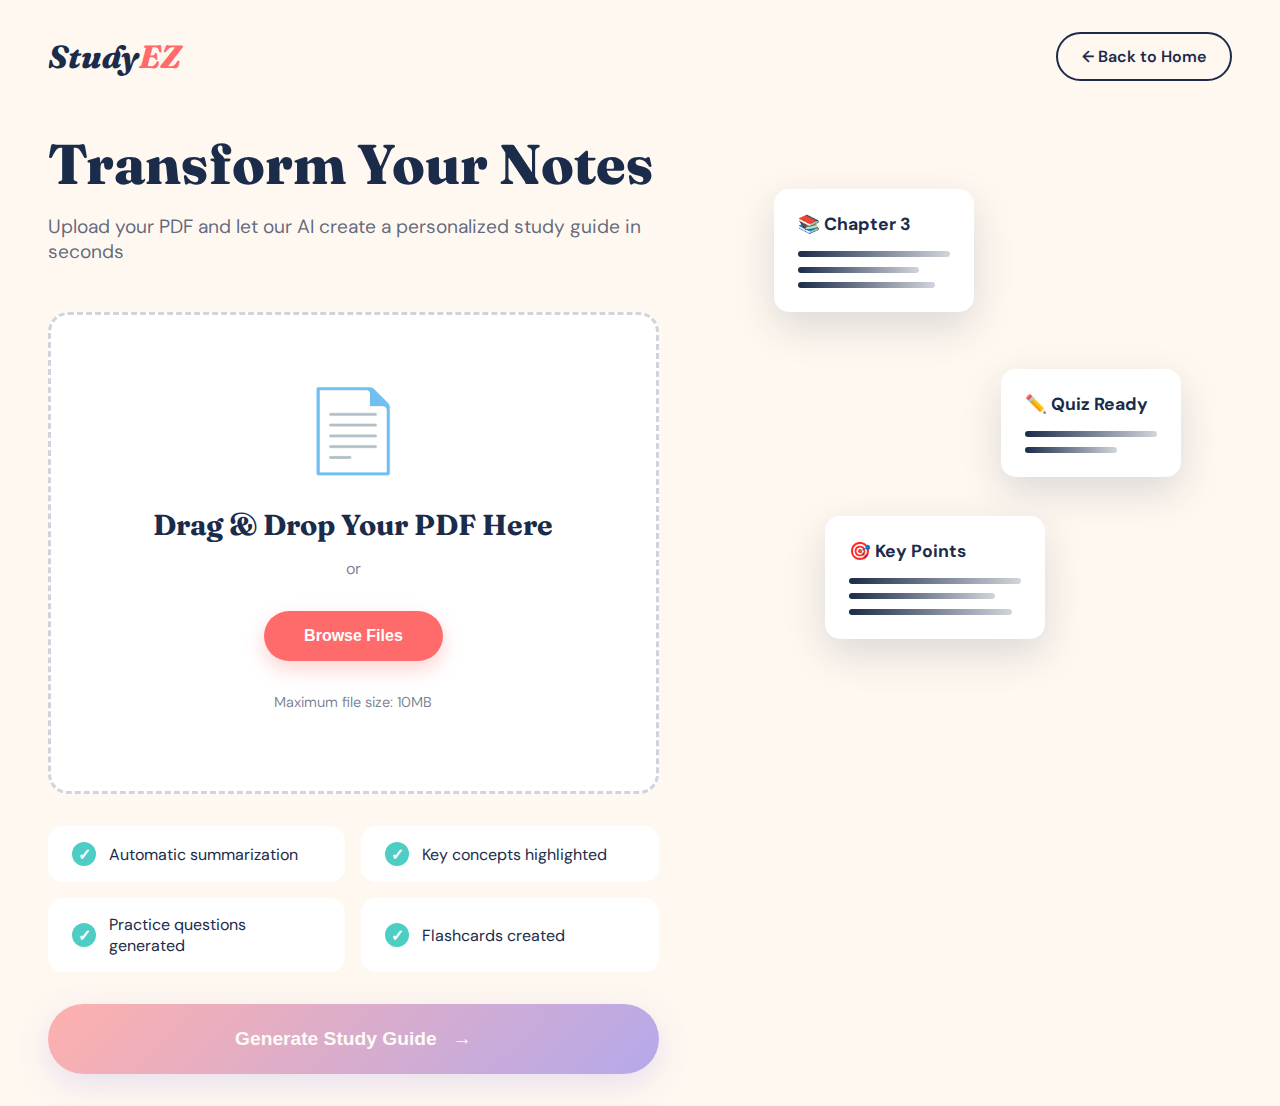
<file: pdf.html>
<!DOCTYPE html>
<html lang="en">
<head>
    <meta charset="UTF-8">
    <meta name="viewport" content="width=device-width, initial-scale=1.0">
    <title>Upload Your PDF - StudyEZ</title>
    <link rel="preconnect" href="https://fonts.googleapis.com">
    <link rel="preconnect" href="https://fonts.gstatic.com" crossorigin>
    <link href="https://fonts.googleapis.com/css2?family=Fraunces:ital,opsz,wght@0,9..144,300;0,9..144,600;0,9..144,800;1,9..144,300&family=DM+Sans:wght@400;500;700&display=swap" rel="stylesheet">
    <link rel="stylesheet" href="pdf.css">
</head>
<body>
    <div class="container">
        <div class="header">
            <div class="logo">Study<span>EZ</span></div>
            <a href="#" class="back-btn">← Back to Home</a>
        </div>

        <div class="upload-section">
            <div class="upload-content">
                <h1>Transform Your Notes</h1>
                <p class="subtitle">Upload your PDF and let our AI create a personalized study guide in seconds</p>

                <div class="upload-area" id="uploadArea">
                    <div class="upload-icon">📄</div>
                    <h2>Drag & Drop Your PDF Here</h2>
                    <p>or</p>
                    <button class="browse-btn" id="browseBtn">Browse Files</button>
                    <input type="file" id="fileInput" accept=".pdf" hidden>
                    <p class="file-info">Maximum file size: 10MB</p>
                </div>

                <div class="file-preview" id="filePreview" style="display: none;">
                    <div class="preview-header">
                        <div class="file-details">
                            <div class="file-icon">📄</div>
                            <div class="file-meta">
                                <h3 id="fileName">document.pdf</h3>
                                <p id="fileSize">2.5 MB</p>
                            </div>
                        </div>
                        <button class="remove-btn" id="removeBtn">✕</button>
                    </div>
                    <div class="progress-container">
                        <div class="progress-bar">
                            <div class="progress-fill" id="progressFill"></div>
                        </div>
                        <p class="progress-text" id="progressText">Processing...</p>
                    </div>
                </div>

                <div class="features-list">
                    <div class="feature-item">
                        <span class="check-icon">✓</span>
                        <span>Automatic summarization</span>
                    </div>
                    <div class="feature-item">
                        <span class="check-icon">✓</span>
                        <span>Key concepts highlighted</span>
                    </div>
                    <div class="feature-item">
                        <span class="check-icon">✓</span>
                        <span>Practice questions generated</span>
                    </div>
                    <div class="feature-item">
                        <span class="check-icon">✓</span>
                        <span>Flashcards created</span>
                    </div>
                </div>

                <button class="generate-btn" id="generateBtn" disabled>
                    <span class="btn-text">Generate Study Guide</span>
                    <span class="btn-icon">→</span>
                </button>
            </div>

            <div class="side-illustration">
                <div class="floating-card card-1">
                    <div class="card-header">📚 Chapter 3</div>
                    <div class="card-lines">
                        <div class="line"></div>
                        <div class="line"></div>
                        <div class="line"></div>
                    </div>
                </div>
                <div class="floating-card card-2">
                    <div class="card-header">✏️ Quiz Ready</div>
                    <div class="card-lines">
                        <div class="line"></div>
                        <div class="line"></div>
                    </div>
                </div>
                <div class="floating-card card-3">
                    <div class="card-header">🎯 Key Points</div>
                    <div class="card-lines">
                        <div class="line"></div>
                        <div class="line"></div>
                        <div class="line"></div>
                    </div>
                </div>
            </div>
        </div>

        <div class="success-modal" id="successModal" style="display: none;">
            <div class="modal-content">
                <div class="success-icon">🎉</div>
                <h2>Study Guide Ready!</h2>
                <p>Your personalized study guide has been generated successfully.</p>
                <button class="view-btn" id="viewBtn">View Study Guide</button>
            </div>
        </div>
    </div>

    <script src="pdf.js"></script>
</body>
</html>
</file>
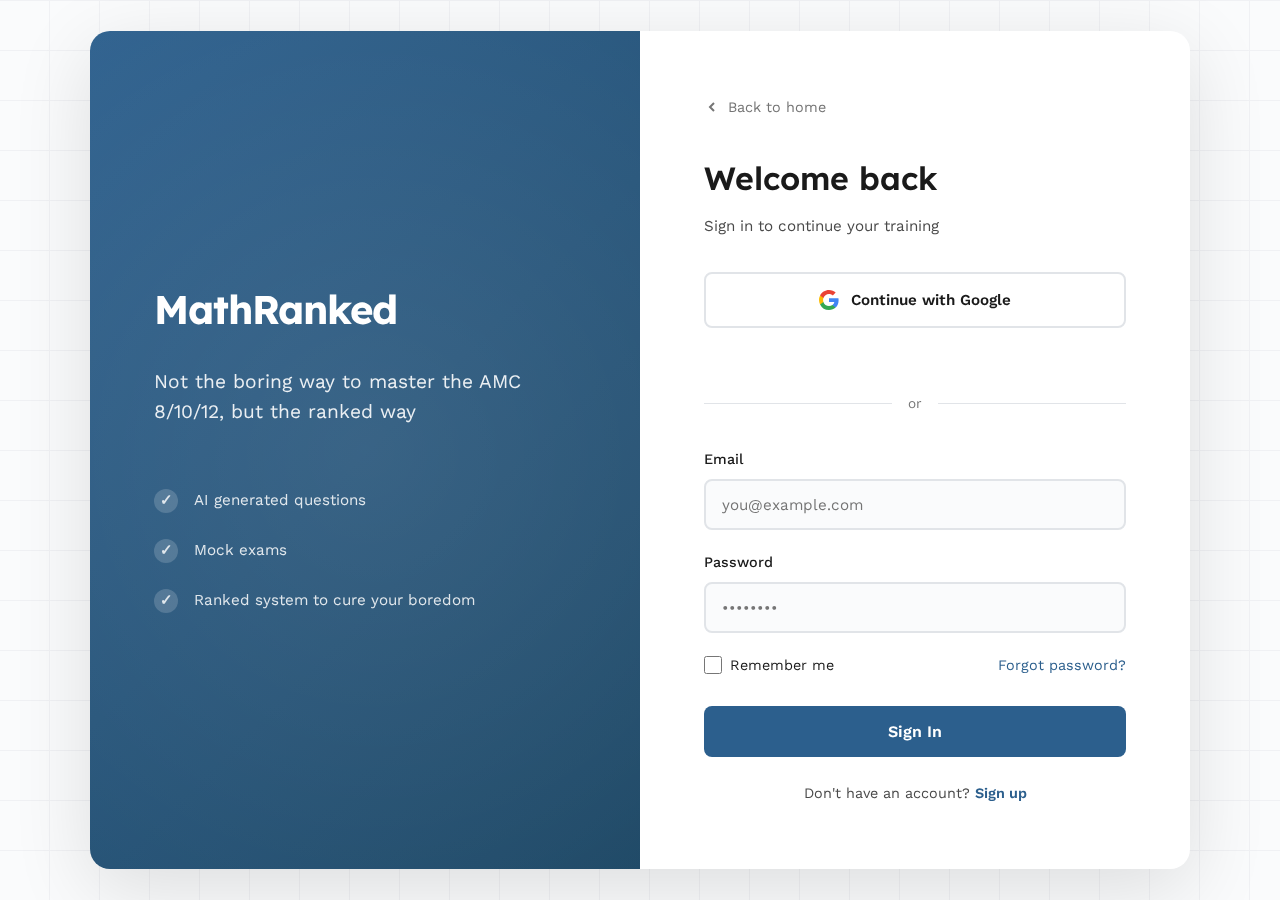
<file: signin.html>
<!DOCTYPE html>
<html lang="en">
<head>
    <meta charset="UTF-8">
    <meta name="viewport" content="width=device-width, initial-scale=1.0">
    <title>Sign In - CompTrainer</title>
    <link href="https://fonts.googleapis.com/css2?family=Lexend+Deca:wght@300;400;500;600;700&family=Work+Sans:wght@400;500;600;700&display=swap" rel="stylesheet">
    <link rel="stylesheet" href="signin.css">
</head>
<body>
    <div class="bg-pattern"></div>

    <div class="signin-container">
        <!-- Left Side - Branding -->
        <div class="signin-brand">
            <div class="brand-content">
                <div class="logo-large">MathRanked</div>
                <p class="brand-tagline">Not the boring way to master the AMC 8/10/12, but the ranked way</p>
                
                <ul class="brand-features">
                    <li>AI generated questions</li>
                    <li>Mock exams</li>
                    <li>Ranked system to cure your boredom</li>
                </ul>
            </div>
        </div>

        <!-- Right Side - Form -->
        <div class="signin-form-container">
            <a href="index.html" class="back-link">
                <svg width="16" height="16" viewBox="0 0 16 16" fill="none" stroke="currentColor" stroke-width="2">
                    <path d="M10 12L6 8l4-4"/>
                </svg>
                Back to home
            </a>

            <div class="signin-header">
                <h1>Welcome back</h1>
                <p>Sign in to continue your training</p>
            </div>

            <!-- Social Authentication -->
            <div class="social-auth">
                <button class="social-btn" id="googleSignIn">
                    <svg width="20" height="20" viewBox="0 0 20 20" fill="none">
                        <path d="M19.6 10.227c0-.709-.064-1.39-.182-2.045H10v3.868h5.382a4.6 4.6 0 01-1.996 3.018v2.51h3.232c1.891-1.742 2.982-4.305 2.982-7.35z" fill="#4285F4"/>
                        <path d="M10 20c2.7 0 4.964-.895 6.618-2.423l-3.232-2.509c-.895.6-2.04.955-3.386.955-2.605 0-4.81-1.76-5.595-4.123H1.064v2.59A9.996 9.996 0 0010 20z" fill="#34A853"/>
                        <path d="M4.405 11.9c-.2-.6-.314-1.24-.314-1.9 0-.66.114-1.3.314-1.9V5.51H1.064A9.996 9.996 0 000 10c0 1.614.386 3.14 1.064 4.49l3.34-2.59z" fill="#FBBC05"/>
                        <path d="M10 3.977c1.468 0 2.786.505 3.823 1.496l2.868-2.868C14.959.99 12.695 0 10 0 6.09 0 2.71 2.24 1.064 5.51l3.34 2.59C5.19 5.736 7.395 3.977 10 3.977z" fill="#EA4335"/>
                    </svg>
                    Continue with Google
                </button>
            </div>

            <div class="divider">
                <span>or</span>
            </div>

            <!-- Email/Password Form -->
            <form class="signin-form" id="signinForm">
                <div class="form-group">
                    <label for="email">Email</label>
                    <input type="email" id="email" name="email" required placeholder="you@example.com">
                </div>

                <div class="form-group">
                    <label for="password">Password</label>
                    <input type="password" id="password" name="password" required placeholder="••••••••">
                </div>

                <div class="form-options">
                    <label class="remember-me">
                        <input type="checkbox" id="remember">
                        <span>Remember me</span>
                    </label>
                    <a href="#" class="forgot-password">Forgot password?</a>
                </div>

                <button type="submit" class="submit-btn">Sign In</button>
            </form>

            <div class="signup-link">
                Don't have an account? <a href="signup.html">Sign up</a>
            </div>
        </div>
    </div>
<script src="signin.js"></script>
</body>
</html>
</file>
<file: pdf.css>
:root {
    --cream: #FFF8F0;
    --deep-blue: #1B2B4A;
    --bright-coral: #FF6B6B;
    --soft-mint: #4ECDC4;
    --warm-yellow: #FFE66D;
    --rich-purple: #6C5CE7;
}

* {
    margin: 0;
    padding: 0;
    box-sizing: border-box;
}

body {
    font-family: 'DM Sans', sans-serif;
    background: var(--cream);
    color: var(--deep-blue);
    min-height: 100vh;
}

.container {
    max-width: 1400px;
    margin: 0 auto;
    padding: 2rem 3rem;
}

/* Header */
.header {
    display: flex;
    justify-content: space-between;
    align-items: center;
    margin-bottom: 3rem;
    animation: slideDown 0.6s ease-out;
}

@keyframes slideDown {
    from {
        opacity: 0;
        transform: translateY(-20px);
    }
    to {
        opacity: 1;
        transform: translateY(0);
    }
}

.logo {
    font-family: 'Fraunces', serif;
    font-size: 2rem;
    font-weight: 800;
    color: var(--deep-blue);
    font-style: italic;
}

.logo span {
    color: var(--bright-coral);
}

.back-btn {
    background: transparent;
    color: var(--deep-blue);
    padding: 0.75rem 1.5rem;
    border: 2px solid var(--deep-blue);
    border-radius: 50px;
    text-decoration: none;
    font-weight: 600;
    transition: all 0.3s;
}

.back-btn:hover {
    background: var(--deep-blue);
    color: var(--cream);
}

/* Upload Section */
.upload-section {
    display: grid;
    grid-template-columns: 1.2fr 1fr;
    gap: 4rem;
    align-items: start;
}

.upload-content h1 {
    font-family: 'Fraunces', serif;
    font-size: 3.5rem;
    font-weight: 800;
    margin-bottom: 1rem;
    animation: fadeInUp 0.6s ease-out 0.1s both;
}

@keyframes fadeInUp {
    from {
        opacity: 0;
        transform: translateY(20px);
    }
    to {
        opacity: 1;
        transform: translateY(0);
    }
}

.subtitle {
    font-size: 1.2rem;
    color: rgba(27, 43, 74, 0.7);
    margin-bottom: 3rem;
    animation: fadeInUp 0.6s ease-out 0.2s both;
}

/* Upload Area */
.upload-area {
    background: white;
    border: 3px dashed rgba(27, 43, 74, 0.2);
    border-radius: 20px;
    padding: 4rem 2rem;
    text-align: center;
    transition: all 0.3s;
    cursor: pointer;
    animation: fadeInUp 0.6s ease-out 0.3s both;
}

.upload-area:hover {
    border-color: var(--bright-coral);
    background: rgba(255, 107, 107, 0.05);
    transform: scale(1.02);
}

.upload-area.drag-over {
    border-color: var(--bright-coral);
    background: rgba(255, 107, 107, 0.1);
    transform: scale(1.02);
}

.upload-icon {
    font-size: 5rem;
    margin-bottom: 1.5rem;
    animation: float 3s ease-in-out infinite;
}

@keyframes float {
    0%, 100% { transform: translateY(0); }
    50% { transform: translateY(-10px); }
}

.upload-area h2 {
    font-family: 'Fraunces', serif;
    font-size: 1.8rem;
    margin-bottom: 1rem;
    color: var(--deep-blue);
}

.upload-area p {
    color: rgba(27, 43, 74, 0.6);
    margin: 1rem 0;
}

.browse-btn {
    background: var(--bright-coral);
    color: white;
    padding: 1rem 2.5rem;
    border: none;
    border-radius: 50px;
    font-weight: 700;
    font-size: 1rem;
    cursor: pointer;
    transition: all 0.3s;
    box-shadow: 0 8px 20px rgba(255, 107, 107, 0.3);
    margin: 1rem 0;
}

.browse-btn:hover {
    transform: translateY(-2px);
    box-shadow: 0 12px 30px rgba(255, 107, 107, 0.4);
}

.file-info {
    font-size: 0.9rem;
    color: rgba(27, 43, 74, 0.5);
    margin-top: 1rem;
}

/* File Preview */
.file-preview {
    background: white;
    border-radius: 20px;
    padding: 2rem;
    margin-bottom: 2rem;
    box-shadow: 0 10px 30px rgba(27, 43, 74, 0.1);
    animation: slideIn 0.4s ease-out;
}

@keyframes slideIn {
    from {
        opacity: 0;
        transform: translateY(-20px);
    }
    to {
        opacity: 1;
        transform: translateY(0);
    }
}

.preview-header {
    display: flex;
    justify-content: space-between;
    align-items: center;
    margin-bottom: 1.5rem;
}

.file-details {
    display: flex;
    gap: 1rem;
    align-items: center;
}

.file-icon {
    font-size: 2.5rem;
}

.file-meta h3 {
    font-size: 1.1rem;
    color: var(--deep-blue);
    margin-bottom: 0.3rem;
}

.file-meta p {
    font-size: 0.9rem;
    color: rgba(27, 43, 74, 0.6);
}

.remove-btn {
    background: rgba(255, 107, 107, 0.1);
    color: var(--bright-coral);
    border: none;
    width: 35px;
    height: 35px;
    border-radius: 50%;
    cursor: pointer;
    font-size: 1.2rem;
    transition: all 0.3s;
}

.remove-btn:hover {
    background: var(--bright-coral);
    color: white;
    transform: rotate(90deg);
}

/* Progress Bar */
.progress-container {
    margin-top: 1rem;
}

.progress-bar {
    width: 100%;
    height: 8px;
    background: rgba(27, 43, 74, 0.1);
    border-radius: 10px;
    overflow: hidden;
}

.progress-fill {
    height: 100%;
    background: linear-gradient(90deg, var(--soft-mint) 0%, var(--rich-purple) 100%);
    width: 0%;
    transition: width 0.3s ease;
    border-radius: 10px;
}

.progress-text {
    text-align: center;
    margin-top: 0.5rem;
    font-size: 0.9rem;
    color: var(--rich-purple);
    font-weight: 600;
}

/* Features List */
.features-list {
    display: grid;
    grid-template-columns: repeat(2, 1fr);
    gap: 1rem;
    margin: 2rem 0;
    animation: fadeInUp 0.6s ease-out 0.4s both;
}

.feature-item {
    display: flex;
    align-items: center;
    gap: 0.8rem;
    background: white;
    padding: 1rem 1.5rem;
    border-radius: 15px;
    transition: transform 0.3s;
}

.feature-item:hover {
    transform: translateX(5px);
}

.check-icon {
    background: var(--soft-mint);
    color: white;
    width: 24px;
    height: 24px;
    border-radius: 50%;
    display: flex;
    align-items: center;
    justify-content: center;
    font-weight: bold;
    flex-shrink: 0;
}

/* Generate Button */
.generate-btn {
    width: 100%;
    background: linear-gradient(135deg, var(--bright-coral) 0%, var(--rich-purple) 100%);
    color: white;
    padding: 1.5rem 3rem;
    border: none;
    border-radius: 50px;
    font-weight: 700;
    font-size: 1.2rem;
    cursor: pointer;
    display: flex;
    align-items: center;
    justify-content: center;
    gap: 1rem;
    transition: all 0.3s;
    box-shadow: 0 10px 30px rgba(108, 92, 231, 0.3);
    animation: fadeInUp 0.6s ease-out 0.5s both;
}

.generate-btn:disabled {
    opacity: 0.5;
    cursor: not-allowed;
}

.generate-btn:not(:disabled):hover {
    transform: translateY(-3px);
    box-shadow: 0 15px 40px rgba(108, 92, 231, 0.4);
}

.generate-btn:not(:disabled):hover .btn-icon {
    transform: translateX(5px);
}

.btn-icon {
    transition: transform 0.3s;
}

/* Side Illustration */
.side-illustration {
    position: relative;
    height: 600px;
    animation: fadeInRight 0.8s ease-out 0.4s both;
}

@keyframes fadeInRight {
    from {
        opacity: 0;
        transform: translateX(30px);
    }
    to {
        opacity: 1;
        transform: translateX(0);
    }
}

.floating-card {
    position: absolute;
    background: white;
    padding: 1.5rem;
    border-radius: 15px;
    box-shadow: 0 15px 40px rgba(27, 43, 74, 0.15);
    animation: floatCard 6s ease-in-out infinite;
}

.card-1 {
    top: 10%;
    left: 10%;
    width: 200px;
    animation-delay: 0s;
}

.card-2 {
    top: 40%;
    right: 10%;
    width: 180px;
    animation-delay: 2s;
}

.card-3 {
    bottom: 15%;
    left: 20%;
    width: 220px;
    animation-delay: 4s;
}

@keyframes floatCard {
    0%, 100% { transform: translateY(0) rotate(0deg); }
    50% { transform: translateY(-20px) rotate(2deg); }
}

.card-header {
    font-weight: 700;
    margin-bottom: 1rem;
    color: var(--deep-blue);
    font-size: 1.1rem;
}

.card-lines {
    display: flex;
    flex-direction: column;
    gap: 0.6rem;
}

.line {
    height: 6px;
    background: linear-gradient(90deg, var(--deep-blue) 0%, rgba(27, 43, 74, 0.2) 100%);
    border-radius: 3px;
}

.card-1 .line:nth-child(1) { width: 100%; }
.card-1 .line:nth-child(2) { width: 80%; }
.card-1 .line:nth-child(3) { width: 90%; }

.card-2 .line:nth-child(1) { width: 100%; }
.card-2 .line:nth-child(2) { width: 70%; }

.card-3 .line:nth-child(1) { width: 100%; }
.card-3 .line:nth-child(2) { width: 85%; }
.card-3 .line:nth-child(3) { width: 95%; }

/* Success Modal */
.success-modal {
    position: fixed;
    top: 0;
    left: 0;
    right: 0;
    bottom: 0;
    background: rgba(27, 43, 74, 0.9);
    display: flex;
    align-items: center;
    justify-content: center;
    z-index: 1000;
    animation: fadeIn 0.3s ease-out;
}

@keyframes fadeIn {
    from { opacity: 0; }
    to { opacity: 1; }
}

.modal-content {
    background: white;
    padding: 3rem;
    border-radius: 30px;
    text-align: center;
    max-width: 500px;
    animation: scaleIn 0.4s ease-out;
}

@keyframes scaleIn {
    from {
        opacity: 0;
        transform: scale(0.8);
    }
    to {
        opacity: 1;
        transform: scale(1);
    }
}

.success-icon {
    font-size: 5rem;
    margin-bottom: 1.5rem;
    animation: bounce 0.6s ease-out;
}

@keyframes bounce {
    0%, 100% { transform: scale(1); }
    50% { transform: scale(1.2); }
}

.modal-content h2 {
    font-family: 'Fraunces', serif;
    font-size: 2.5rem;
    margin-bottom: 1rem;
    color: var(--deep-blue);
}

.modal-content p {
    color: rgba(27, 43, 74, 0.7);
    margin-bottom: 2rem;
    font-size: 1.1rem;
}

.view-btn {
    background: linear-gradient(135deg, var(--bright-coral) 0%, var(--rich-purple) 100%);
    color: white;
    padding: 1.2rem 3rem;
    border: none;
    border-radius: 50px;
    font-weight: 700;
    font-size: 1.1rem;
    cursor: pointer;
    transition: all 0.3s;
    box-shadow: 0 10px 30px rgba(108, 92, 231, 0.3);
}

.view-btn:hover {
    transform: translateY(-3px);
    box-shadow: 0 15px 40px rgba(108, 92, 231, 0.4);
}

/* Responsive */
@media (max-width: 968px) {
    .upload-section {
        grid-template-columns: 1fr;
    }

    .upload-content h1 {
        font-size: 2.5rem;
    }

    .features-list {
        grid-template-columns: 1fr;
    }

    .side-illustration {
        display: none;
    }

    .container {
        padding: 1.5rem;
    }
}
</file>
<file: signin.css>
:root {
            --primary: #2C5F8D;
            --secondary: #8B4513;
            --accent: #C17817;
            --bg: #FAFBFC;
            --surface: #FFFFFF;
            --text: #1A1A1A;
            --text-light: #4A4A4A;
            --text-muted: #757575;
            --border: #E1E4E8;
            --shadow: rgba(0, 0, 0, 0.08);
        }

        * {
            margin: 0;
            padding: 0;
            box-sizing: border-box;
        }

        body {
            font-family: 'Work Sans', sans-serif;
            background: var(--bg);
            color: var(--text);
            overflow-x: hidden;
            line-height: 1.7;
            min-height: 100vh;
            display: flex;
            align-items: center;
            justify-content: center;
        }

        /* Background Pattern */
        .bg-pattern {
            position: fixed;
            top: 0;
            left: 0;
            width: 100%;
            height: 100%;
            z-index: -1;
            opacity: 0.4;
            background-image: 
                repeating-linear-gradient(0deg, transparent, transparent 49px, var(--border) 49px, var(--border) 50px),
                repeating-linear-gradient(90deg, transparent, transparent 49px, var(--border) 49px, var(--border) 50px);
            background-size: 50px 50px;
        }

        /* Container */
        .signin-container {
            display: grid;
            grid-template-columns: 1fr 1fr;
            max-width: 1100px;
            width: 90%;
            background: var(--surface);
            border-radius: 20px;
            box-shadow: 0 20px 80px rgba(0, 0, 0, 0.12);
            overflow: hidden;
            animation: fadeIn 0.6s ease-out;
        }

        @keyframes fadeIn {
            from {
                opacity: 0;
                transform: translateY(20px);
            }
            to {
                opacity: 1;
                transform: translateY(0);
            }
        }

        /* Left Side - Branding */
        .signin-brand {
            background: linear-gradient(135deg, var(--primary) 0%, #1a4563 100%);
            padding: 4rem;
            display: flex;
            flex-direction: column;
            justify-content: center;
            color: white;
            position: relative;
            overflow: hidden;
        }

        .signin-brand::before {
            content: '';
            position: absolute;
            top: -50%;
            right: -50%;
            width: 200%;
            height: 200%;
            background: radial-gradient(circle, rgba(255, 255, 255, 0.1) 0%, transparent 70%);
            animation: rotate 20s linear infinite;
        }

        @keyframes rotate {
            from { transform: rotate(0deg); }
            to { transform: rotate(360deg); }
        }

        .brand-content {
            position: relative;
            z-index: 1;
        }

        .logo-large {
            font-family: 'Lexend Deca', sans-serif;
            font-size: 2.5rem;
            font-weight: 700;
            margin-bottom: 1.5rem;
            letter-spacing: -1px;
        }

        .brand-tagline {
            font-size: 1.2rem;
            margin-bottom: 2rem;
            opacity: 0.9;
            line-height: 1.6;
        }

        .brand-features {
            list-style: none;
            margin-top: 3rem;
        }

        .brand-features li {
            padding: 0.75rem 0;
            display: flex;
            align-items: center;
            gap: 1rem;
            font-size: 0.95rem;
            opacity: 0.85;
        }

        .brand-features li::before {
            content: '✓';
            display: flex;
            align-items: center;
            justify-content: center;
            width: 24px;
            height: 24px;
            background: rgba(255, 255, 255, 0.2);
            border-radius: 50%;
            font-weight: bold;
        }

        /* Right Side - Form */
        .signin-form-container {
            padding: 4rem;
            display: flex;
            flex-direction: column;
            justify-content: center;
        }

        .back-link {
            display: inline-flex;
            align-items: center;
            gap: 0.5rem;
            color: var(--text-muted);
            text-decoration: none;
            font-size: 0.9rem;
            margin-bottom: 2rem;
            transition: color 0.2s ease;
        }

        .back-link:hover {
            color: var(--primary);
        }

        .signin-header {
            margin-bottom: 2rem;
        }

        .signin-header h1 {
            font-family: 'Lexend Deca', sans-serif;
            font-size: 2rem;
            font-weight: 600;
            color: var(--text);
            margin-bottom: 0.5rem;
        }

        .signin-header p {
            color: var(--text-light);
            font-size: 0.95rem;
        }

        /* Social Auth Buttons */
        .social-auth {
            display: flex;
            flex-direction: column;
            gap: 1rem;
            margin-bottom: 2rem;
        }

        .social-btn {
            display: flex;
            align-items: center;
            justify-content: center;
            gap: 0.75rem;
            padding: 1rem;
            border: 2px solid var(--border);
            border-radius: 8px;
            background: var(--surface);
            color: var(--text);
            font-family: 'Work Sans', sans-serif;
            font-size: 0.95rem;
            font-weight: 600;
            cursor: pointer;
            transition: all 0.2s ease;
        }

        .social-btn:hover {
            border-color: var(--primary);
            transform: translateY(-2px);
            box-shadow: 0 4px 12px rgba(0, 0, 0, 0.1);
        }

        .social-btn svg {
            width: 20px;
            height: 20px;
        }

        /* Divider */
        .divider {
            display: flex;
            align-items: center;
            margin: 2rem 0;
            color: var(--text-muted);
            font-size: 0.85rem;
        }

        .divider::before,
        .divider::after {
            content: '';
            flex: 1;
            height: 1px;
            background: var(--border);
        }

        .divider span {
            padding: 0 1rem;
        }

        /* Form */
        .signin-form {
            display: flex;
            flex-direction: column;
            gap: 1.25rem;
        }

        .form-group {
            display: flex;
            flex-direction: column;
            gap: 0.5rem;
        }

        .form-group label {
            font-size: 0.9rem;
            font-weight: 500;
            color: var(--text);
        }

        .form-group input {
            padding: 0.9rem 1rem;
            border: 2px solid var(--border);
            border-radius: 8px;
            font-family: 'Work Sans', sans-serif;
            font-size: 0.95rem;
            color: var(--text);
            background: var(--bg);
            transition: all 0.2s ease;
        }

        .form-group input:focus {
            outline: none;
            border-color: var(--primary);
            box-shadow: 0 0 0 3px rgba(44, 95, 141, 0.1);
            background: var(--surface);
        }

        .form-options {
            display: flex;
            justify-content: space-between;
            align-items: center;
            font-size: 0.9rem;
        }

        .remember-me {
            display: flex;
            align-items: center;
            gap: 0.5rem;
            cursor: pointer;
        }

        .remember-me input[type="checkbox"] {
            cursor: pointer;
            width: 18px;
            height: 18px;
        }

        .forgot-password {
            color: var(--primary);
            text-decoration: none;
            transition: opacity 0.2s ease;
        }

        .forgot-password:hover {
            opacity: 0.8;
        }

        .submit-btn {
            padding: 1rem;
            background: var(--primary);
            color: white;
            border: none;
            border-radius: 8px;
            font-family: 'Work Sans', sans-serif;
            font-size: 1rem;
            font-weight: 600;
            cursor: pointer;
            transition: all 0.2s ease;
            margin-top: 0.5rem;
        }

        .submit-btn:hover {
            background: #234A6F;
            transform: translateY(-2px);
            box-shadow: 0 6px 20px rgba(44, 95, 141, 0.3);
        }

        .signup-link {
            text-align: center;
            margin-top: 1.5rem;
            font-size: 0.9rem;
            color: var(--text-light);
        }

        .signup-link a {
            color: var(--primary);
            text-decoration: none;
            font-weight: 600;
        }

        .signup-link a:hover {
            text-decoration: underline;
        }

        /* Responsive */
        @media (max-width: 968px) {
            .signin-container {
                grid-template-columns: 1fr;
                max-width: 500px;
            }

            .signin-brand {
                padding: 3rem;
                min-height: 250px;
            }

            .brand-features {
                display: none;
            }

            .signin-form-container {
                padding: 3rem 2rem;
            }
        }

        @media (max-width: 640px) {
            .signin-container {
                width: 95%;
                border-radius: 15px;
            }

            .signin-brand {
                padding: 2rem;
            }

            .logo-large {
                font-size: 2rem;
            }

            .brand-tagline {
                font-size: 1rem;
            }

            .signin-form-container {
                padding: 2rem 1.5rem;
            }

            .signin-header h1 {
                font-size: 1.75rem;
            }

            .form-options {
                flex-direction: column;
                gap: 1rem;
                align-items: flex-start;
            }
        }
</file>
